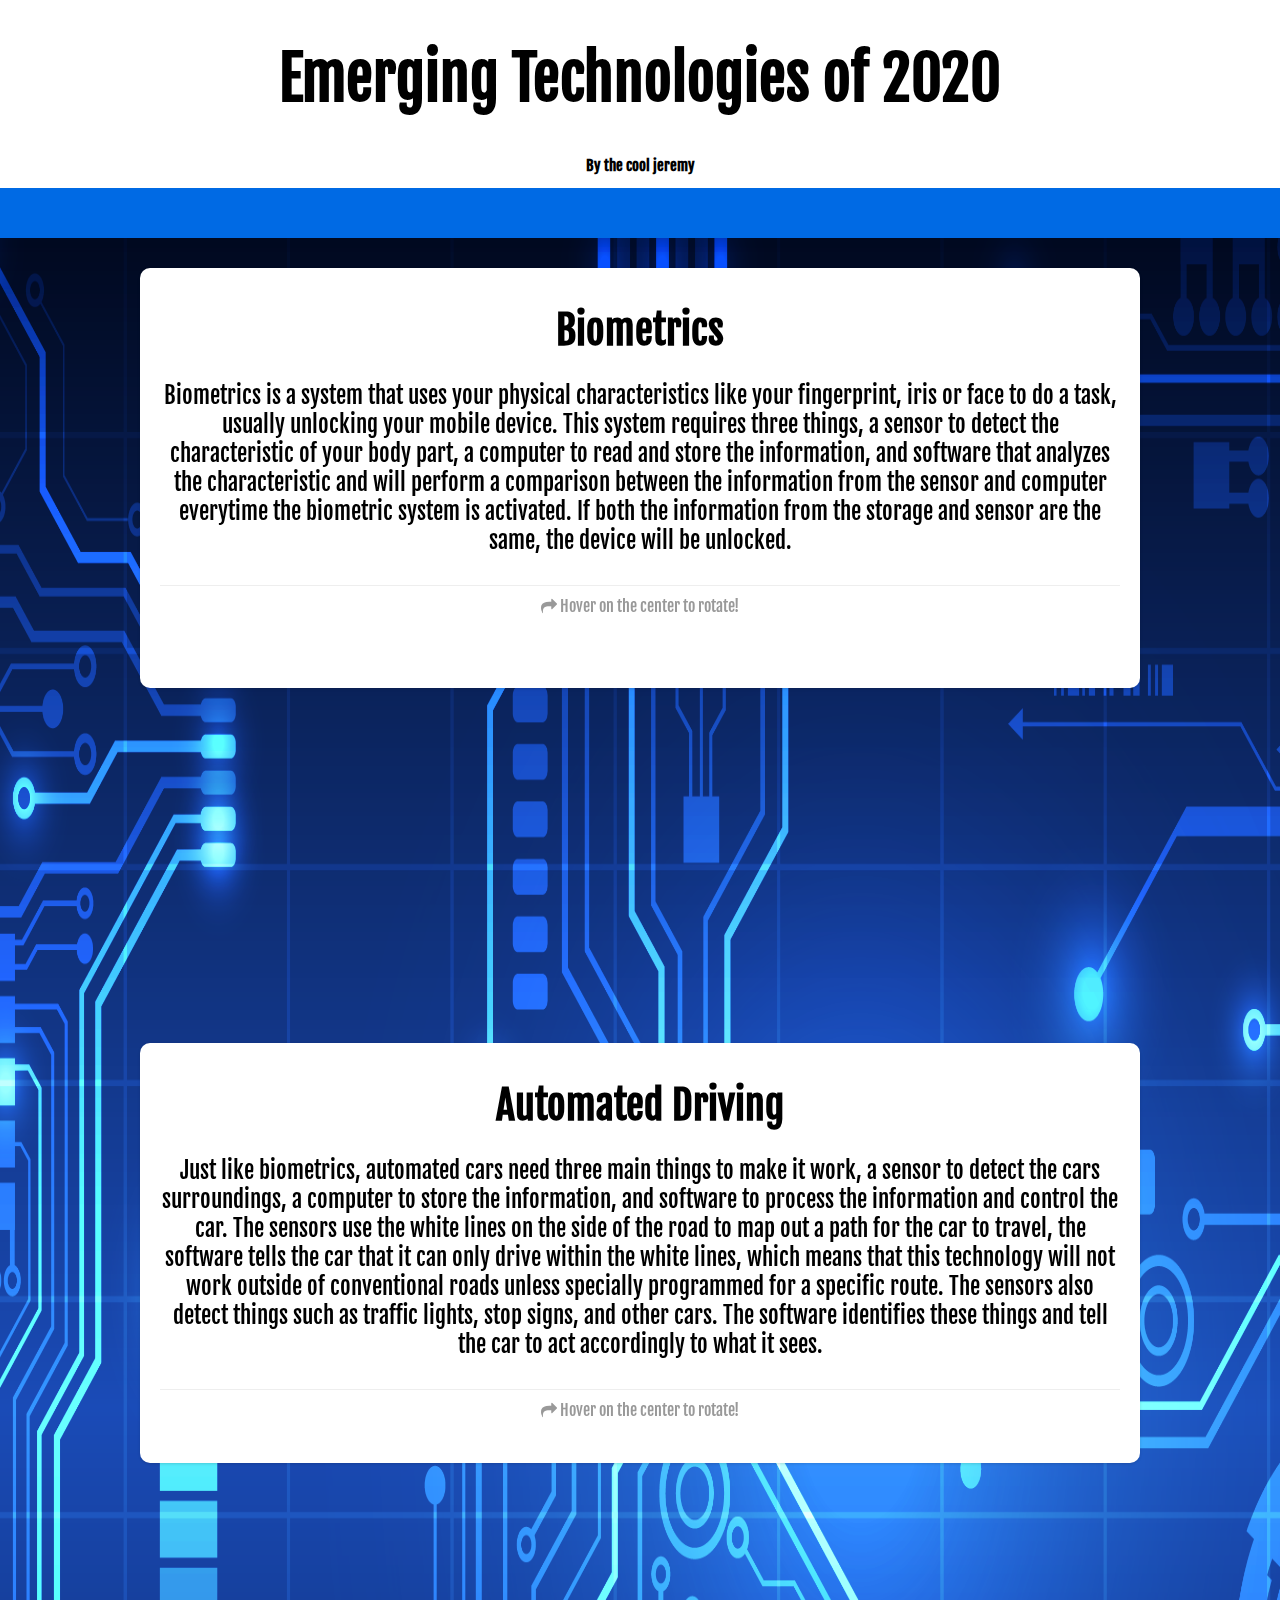
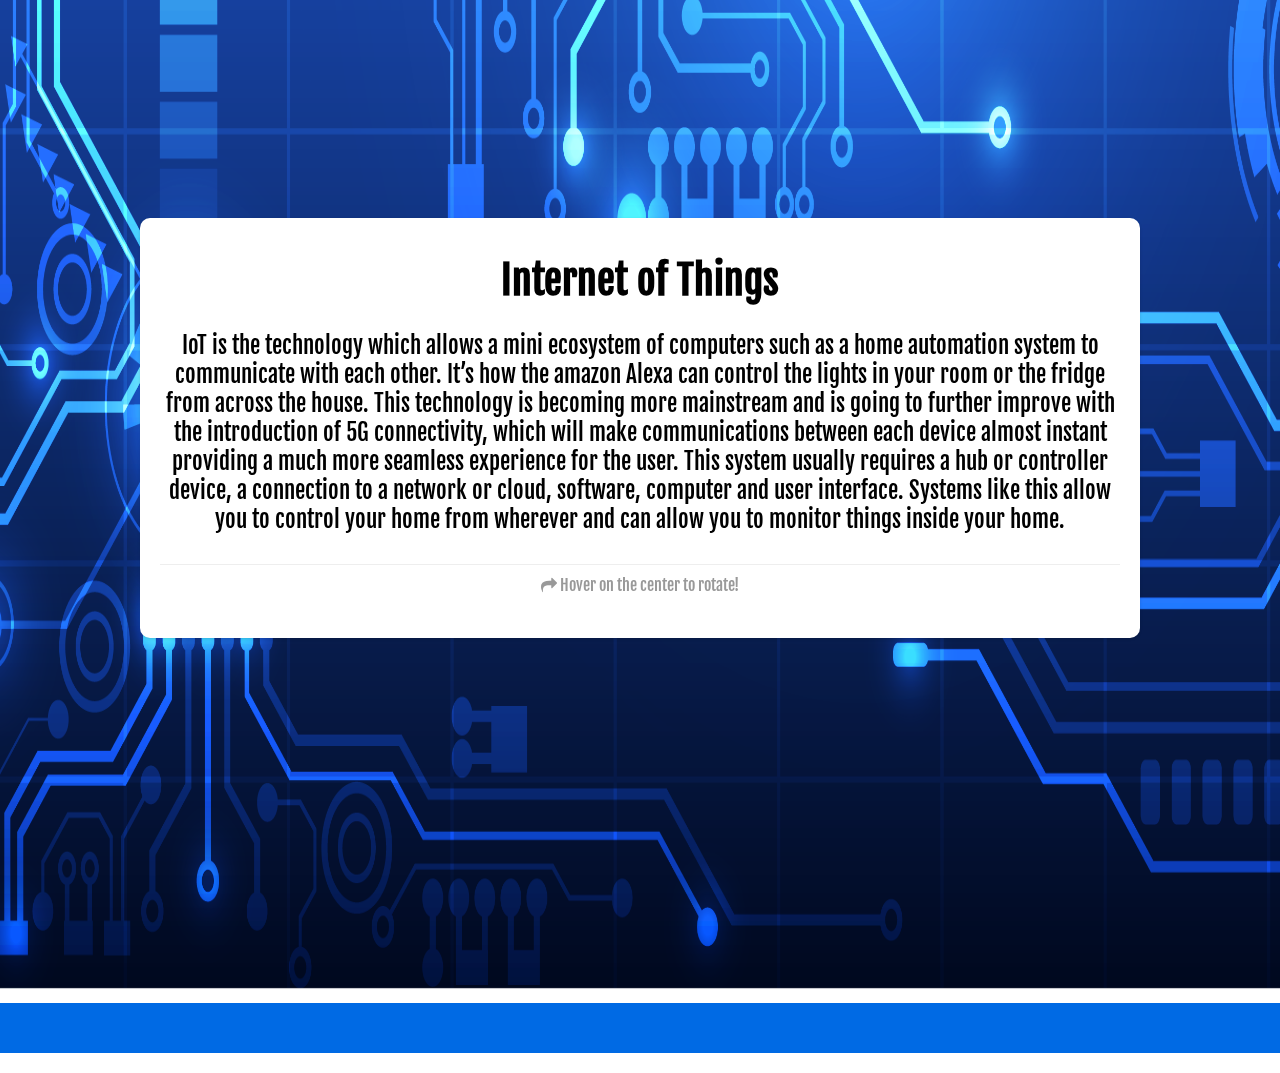
<file: index.html>
<!DOCTYPE html>
<html>
  <head>
    <title>Emerging Tech of 2020</title>

    <link href="index.css" rel="stylesheet" />
    <link
      href="https://netdna.bootstrapcdn.com/font-awesome/4.5.0/css/font-awesome.min.css"
      rel="stylesheet"
    />
    <link
      href="https://fonts.googleapis.com/css2?family=Fjalla+One&display=swap"
      rel="stylesheet"
    />
  </head>
  <body>
    <h1 id="mainTitle">Emerging Technologies of 2020</h1>
    <h2 class="subTitle">By the cool jeremy</h2>
    <div id="header"></div>
    <div id="background">
        <img src="site_background.png" class="stretch" alt="" />
    </div>

        <!-- BIOMETRICS CARD -->
        <div class="card-container">
        <div class="card">
            <div class="front">
            <div class="content">
                <div class="main">
                <h1 class="cardName">Biometrics</h1>
                <p class="text-center">
                    Biometrics is a system that uses your physical characteristics like your 
                    fingerprint, iris or face to do a task, usually unlocking your mobile device. 
                    This system requires three things, a sensor to detect the characteristic of 
                    your body part, a computer to read and store the information, and software 
                    that analyzes the characteristic and will perform a comparison between the 
                    information from the sensor and computer everytime the biometric system is 
                    activated. If both the information from the storage and sensor are the same,
                    the device will be unlocked. 
                </p>
                </div>
                <div class="footer">
                <div class="rating">
                    <i class="fa fa-mail-forward"></i> Hover on the center to rotate!
                </div>
                </div>
            </div>
            </div>
            <!-- BACK PANEL -->
            <div class="back">
            <div class="content">
                <div class="main">
                <p class="text-center">
                    <h2>Pros:</h2>
                    <ul>
                        <li>
                            It is nearly impossible to forget or lose the security key which is always
                            attached to you. Your body parts are special to you and hard to copy.
                        </li>
                        <li>
                            These systems work faster than inputting passwords manually which makes it
                            more convenient.
                        </li>
                    </ul>
                    <h2>Cons:</h2>
                    <ul>
                        <li>
                            If you the part of you that is registered to the system is damaged or had its
                            appearance altered, the system will not recognize it.
                        </li>
                    </ul>
                </p>
                    </div>
                </div>
                </div>
            </div>
            </div>
            </div>
            <!-- END OF BACK PANEL -->
        </div>
        <!-- END OF CARD -->
        </div>
        <!-- END OF CARD CONTAINER -->
        
        <iframe id="bioVid" width="560" height="315" 
        src="https://www.youtube.com/embed/h-gxQkUSPJ4" frameborder="0" 
        allow="accelerometer; autoplay; encrypted-media; gyroscope; picture-in-picture" 
        allowfullscreen>
        </iframe>

        <!-- AUTOMATED DRIVING CARD-->
        <div class="card-container">
            <div class="card">
                <div class="front">
                <div class="content">
                    <div class="main">
                    <h1 class="cardName">Automated Driving</h1>
                    <p class="text-center">
                        Just like biometrics, automated cars need three main things 
                        to make it work, a sensor to detect the cars surroundings, a 
                        computer to store the information, and software to process the 
                        information and control the car. The sensors use the white lines 
                        on the side of the road to map out a path for the car to travel, 
                        the software tells the car that it can only drive within the 
                        white lines, which means that this technology will not work 
                        outside of conventional roads unless specially programmed for 
                        a specific route. The sensors also detect things such as traffic 
                        lights, stop signs, and other cars. The software identifies 
                        these things and tell the car to act accordingly to what it sees. 
                    </p>
                    </div>
                    <div class="footer">
                    <div class="rating">
                        <i class="fa fa-mail-forward"></i> Hover on the center to rotate!
                    </div>
                    </div>
                </div>
                </div>
                <!-- BACK PANEL -->
                <div class="back">
                <div class="content">
                    <div class="main">
                    <p class="text-center">
                        <h2>Pros:</h2>
                        <ul>
                            <li>
                                Better traffic control due to cars being able to communicate with each other and
                                coordinate movement.
                            </li>
                            <li>
                                Less accidents as cars are always alert and have 360 degree vision.
                            </li>
                        </ul>
                        <h2>Cons:</h2>
                        <ul>
                            <li>
                                A human is always needed in the drivers seat to take control just in
                                case the system fails.
                            </li>
                            <li>
                                Weather may block the sensors, preventing them from working properly.
                            </li>
                        </ul>
                    </p>
                        </div>
                    </div>
                    </div>
                </div>
                </div>
                </div>
                <!-- END OF BACK PANEL -->
            </div>
            <!-- END OF CARD -->
            </div>
            <!-- END OF CARD CONTAINER -->
            
            <iframe id="autoVid" width="560" height="315" 
            src="https://www.youtube.com/embed/AiOxUcDgsa8" 
            frameborder="0" allow="accelerometer; autoplay; encrypted-media; gyroscope; picture-in-picture"
            allowfullscreen>
            </iframe>

            <!-- INTERNET OF THINGS CARD -->
            <div class="card-container">
                <div class="card">
                    <div class="front">
                    <div class="content">
                        <div class="main">
                        <h1 class="cardName">Internet of Things</h1>
                        <p class="text-center">
                            IoT is the technology which allows a mini ecosystem of computers such as
                            a home automation system to communicate with each other. It’s how the 
                            amazon Alexa can control the lights in your room or the fridge from 
                            across the house. This technology is becoming more mainstream and is 
                            going to further improve with the introduction of 5G connectivity, 
                            which will make communications between each device almost instant 
                            providing a much more seamless experience for the user. This system 
                            usually requires a hub or controller device, a connection to a network 
                            or cloud, software, computer and user interface. Systems like this 
                            allow you to control your home from wherever and can allow you to 
                            monitor things inside your home.
                        </p>
                        </div>
                        <div class="footer">
                        <div class="rating">
                            <i class="fa fa-mail-forward"></i> Hover on the center to rotate!
                        </div>
                        </div>
                    </div>
                    </div>
                    <!-- BACK PANEL -->
                    <div class="back">
                    <div class="content">
                        <div class="main">
                        <p class="text-center">
                            <h2>Pros:</h2>
                            <ul>
                                <li>
                                    Ease of access to nearby technology.
                                </li>
                                <li>
                                    Remote control of your home and its appliances, allowing you to
                                    control your home even when you're not there.
                                </li>
                            </ul>
                            <h2>Cons:</h2>
                            <ul>
                                <li>
                                    Security risks are high and having someone else gain access to
                                    your home can let them control your home and spy on you through
                                    cameras and microphones.
                                </li>
                                <li>
                                    The products can be expensive, especially for the whole ecosystem.
                                </li>
                            </ul>
                        </p>
                            </div>
                        </div>
                        </div>
                    </div>
                    </div>
                    </div>
                    <!-- END OF BACK PANEL -->
                </div>
                <!-- END OF CARD -->
            </div>
                <!-- END OF CARD CONTAINER -->
                
            <iframe id="iotVid" width="560" height="315" 
            src="https://www.youtube.com/embed/LlhmzVL5bm8" 
            frameborder="0" allow="accelerometer; autoplay; encrypted-media; gyroscope; picture-in-picture" 
            allowfullscreen>
            </iframe>
        <div id="footer"></div>
  </body>
</html>
</file>
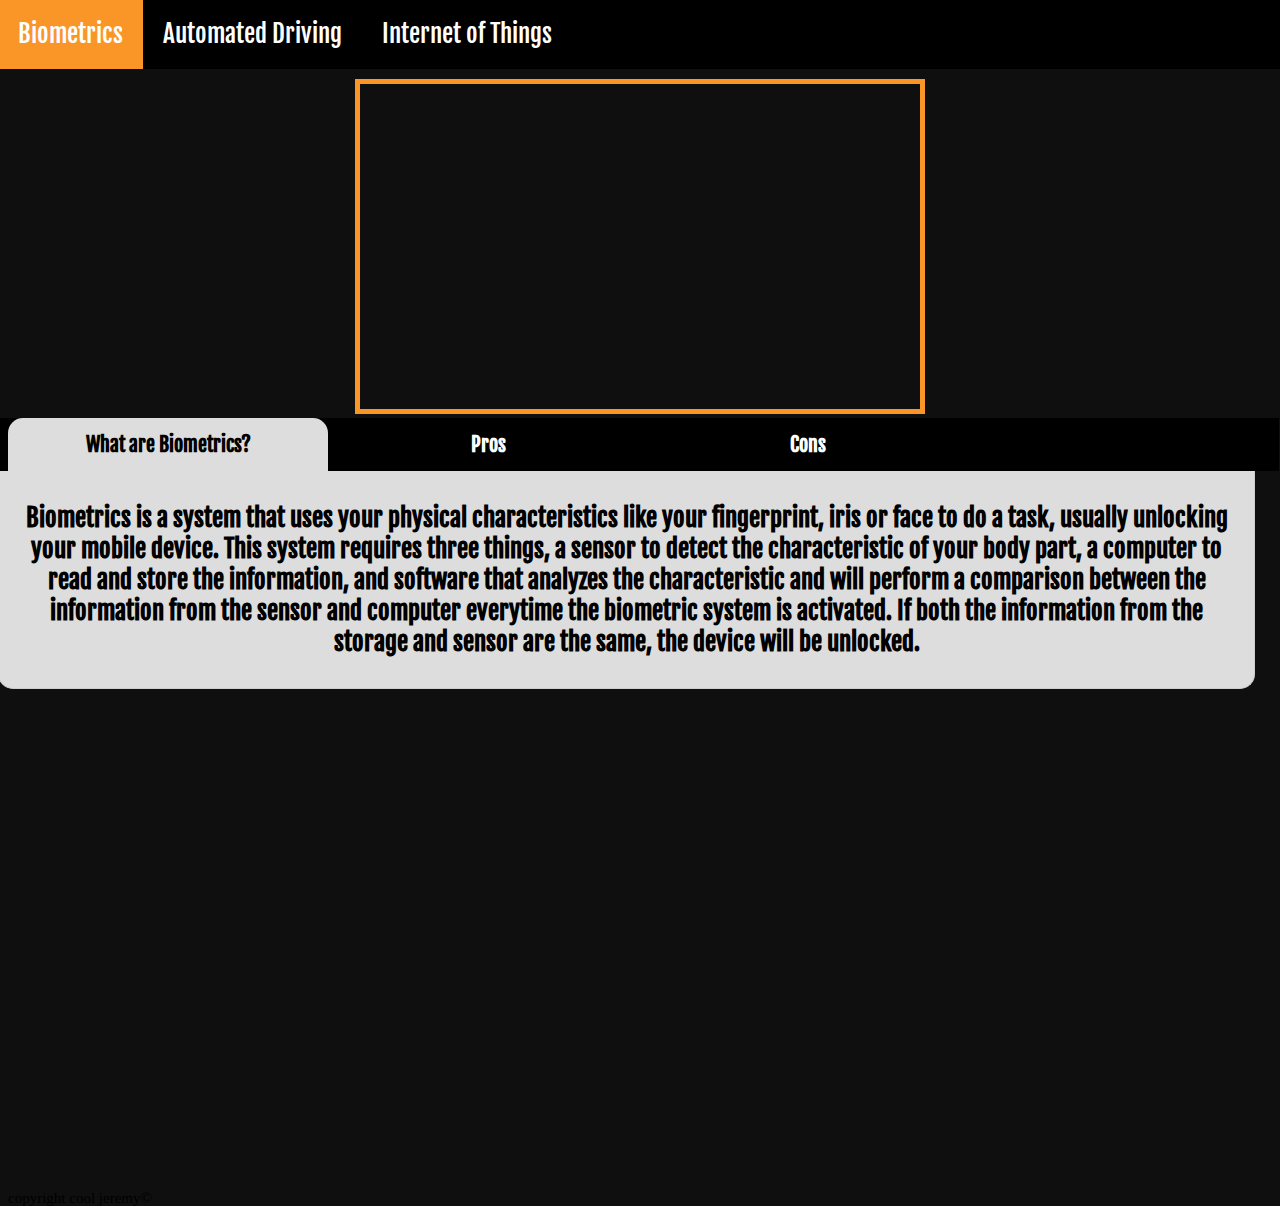
<file: high-effort/index.html>
<!DOCTYPE html>
<html>
  <head>
    <title>Emerging Tech of 2020</title>

    <link href="index.css" rel="stylesheet" />

    <script src="index.js"></script>

    <link
      href="https://fonts.googleapis.com/css2?family=Fjalla+One&display=swap"
      rel="stylesheet"
    />
  </head>
  <body onload="openInfo()">
    <div class="navBar">
      <a class="active" href="index.html">Biometrics</a>
      <a href="autoDrive.html">Automated Driving</a>
      <a href="iot.html">Internet of Things</a>
    </div>

    <iframe
      id="vid"
      width="560"
      height="315"
      src="https://www.youtube.com/embed/h-gxQkUSPJ4"
      frameborder="0"
      allow="accelerometer; autoplay; encrypted-media; gyroscope; picture-in-picture"
      allowfullscreen
    >
    </iframe>

    <div class="abtBar">
      <button class="tablinks" id="openAbt" onclick="openTab(event, 'abtBio')">
        What are Biometrics?
      </button>
      <button class="tablinks" onclick="openTab(event, 'pros')">
        Pros
      </button>
      <button class="tablinks" onclick="openTab(event, 'cons')">
        Cons
      </button>
    </div>

    <div id="abtBio" class="tabcontent">
      <p class="abt">
        Biometrics is a system that uses your physical characteristics like your
        fingerprint, iris or face to do a task, usually unlocking your mobile
        device. This system requires three things, a sensor to detect the
        characteristic of your body part, a computer to read and store the
        information, and software that analyzes the characteristic and will
        perform a comparison between the information from the sensor and
        computer everytime the biometric system is activated. If both the
        information from the storage and sensor are the same, the device will be
        unlocked.
      </p>
    </div>

    <div id="pros" class="tabcontent">
      <ul>
        <li>
          It is nearly impossible to forget or lose the security key which is
          always attached to you. Your body parts are special to you and hard to
          copy.
        </li>
        <br />
        <li>
          These systems work faster than inputting passwords manually which
          makes it more convenient.
        </li>
      </ul>
    </div>

    <div id="cons" class="tabcontent">
      <ul>
        <li>
          If you the part of you that is registered to the system is damaged or
          had its appearance altered, the system will not recognize it.
        </li>
      </ul>
    </div>
    <h7>copyright cool jeremy©</h7>
  </body>
</html>
</file>
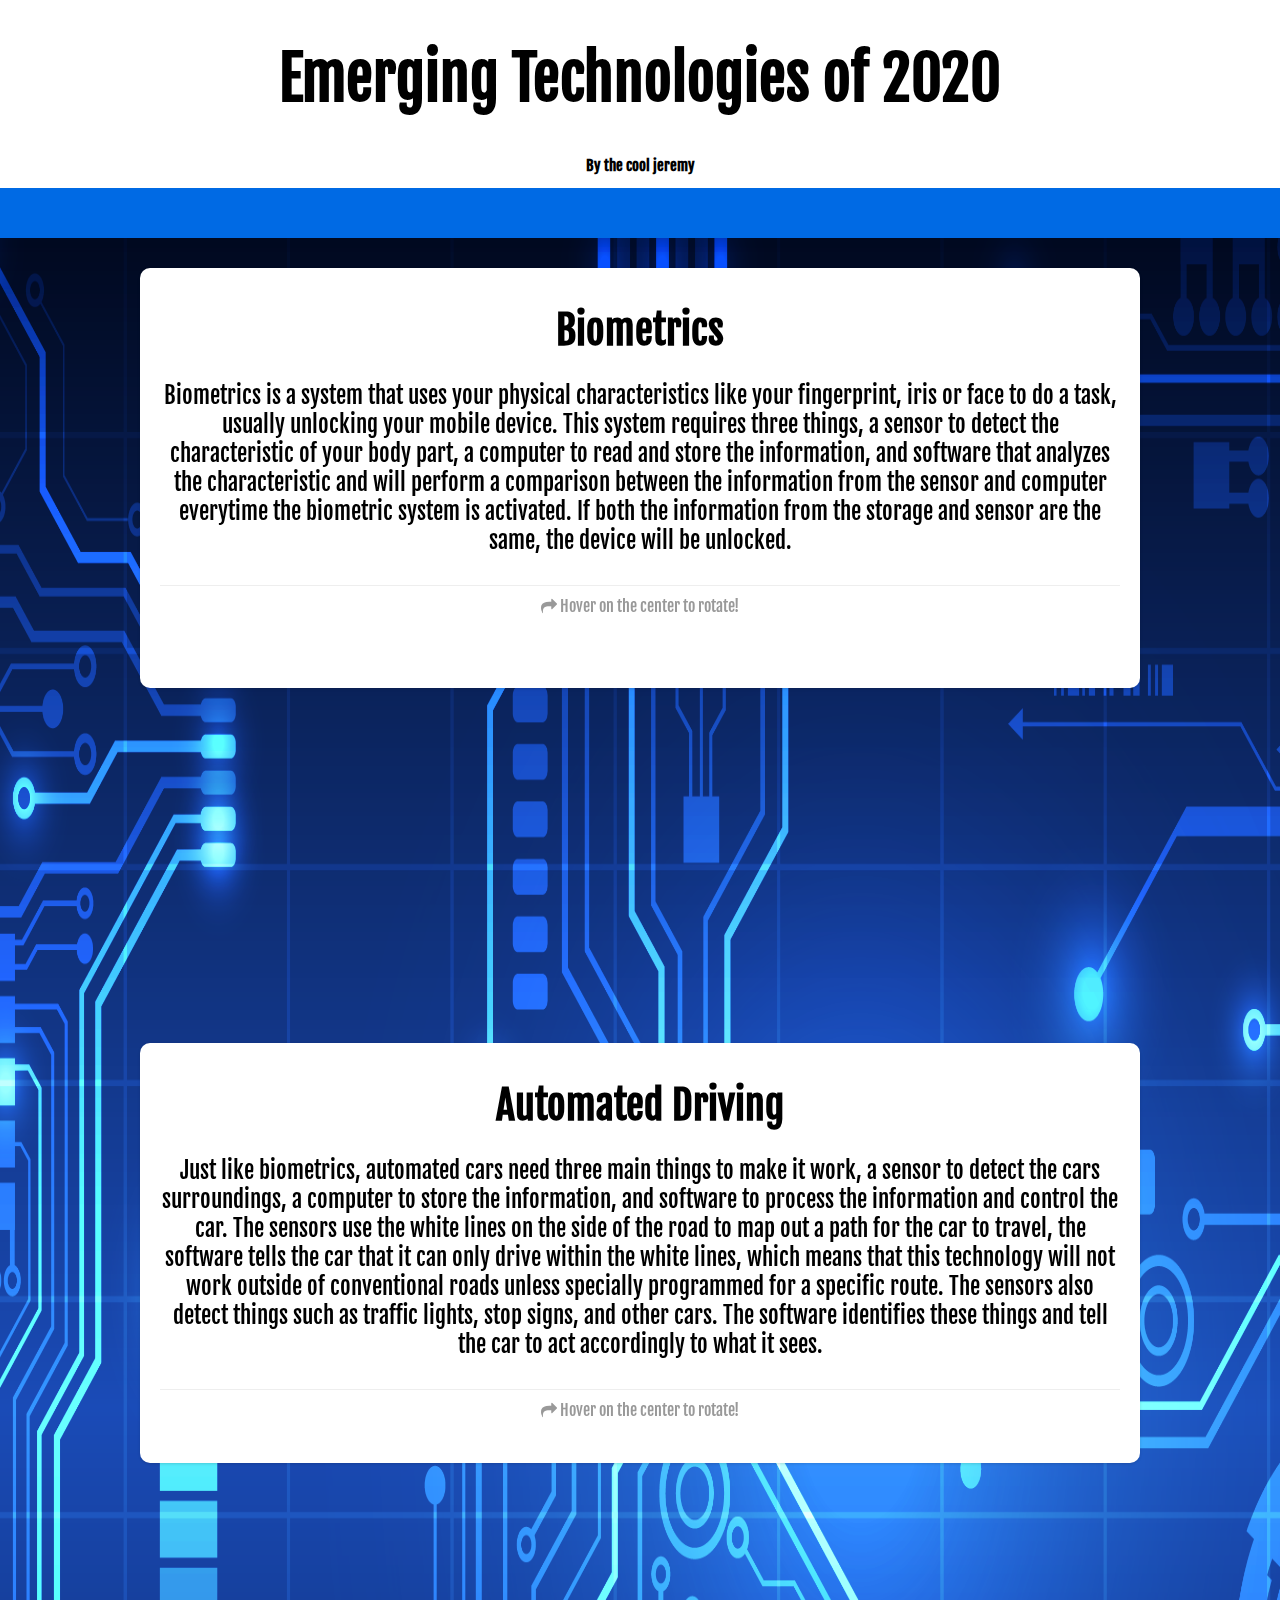
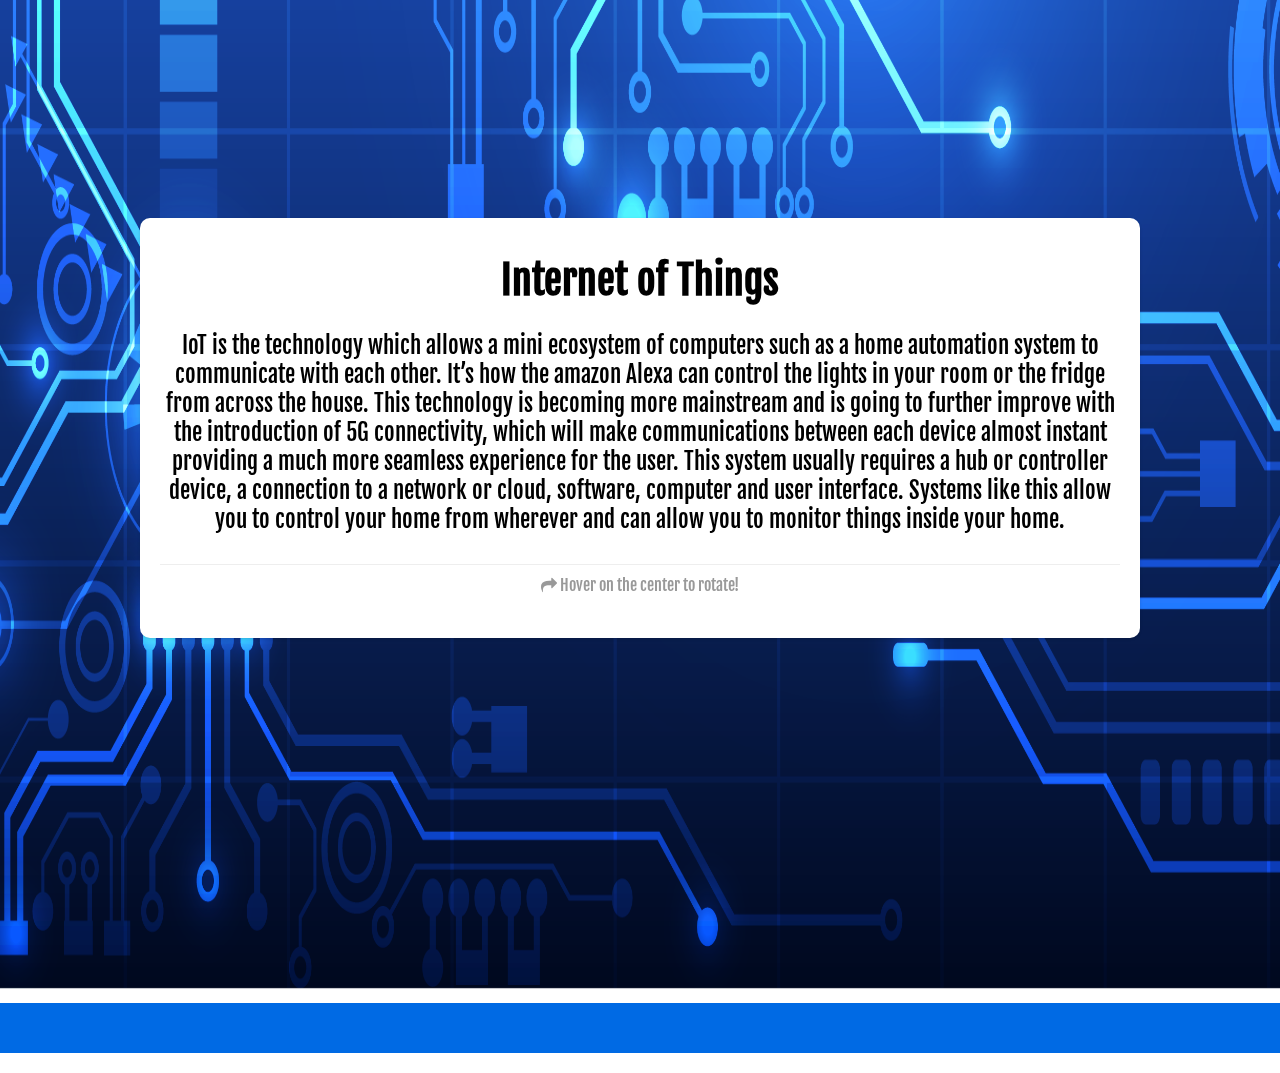
<file: low-effort/index.html>
<!DOCTYPE html>
<html>
  <head>
    <title>Emerging Tech of 2020</title>

    <link href="./index.css" rel="stylesheet" />
    <link
      href="https://netdna.bootstrapcdn.com/font-awesome/4.5.0/css/font-awesome.min.css"
      rel="stylesheet"
    />
    <link
      href="https://fonts.googleapis.com/css2?family=Fjalla+One&display=swap"
      rel="stylesheet"
    />
  </head>
  <body>
    <h1 id="mainTitle">Emerging Technologies of 2020</h1>
    <h2 class="subTitle">By the cool jeremy</h2>
    <div id="header"></div>
    <div id="background">
        <img src="site_background.png" class="stretch" alt="" />
    </div>

        <!-- BIOMETRICS CARD -->
        <div class="card-container">
        <div class="card">
            <div class="front">
            <div class="content">
                <div class="main">
                <h1 class="cardName">Biometrics</h1>
                <p class="text-center">
                    Biometrics is a system that uses your physical characteristics like your 
                    fingerprint, iris or face to do a task, usually unlocking your mobile device. 
                    This system requires three things, a sensor to detect the characteristic of 
                    your body part, a computer to read and store the information, and software 
                    that analyzes the characteristic and will perform a comparison between the 
                    information from the sensor and computer everytime the biometric system is 
                    activated. If both the information from the storage and sensor are the same,
                    the device will be unlocked. 
                </p>
                </div>
                <div class="footer">
                <div class="rating">
                    <i class="fa fa-mail-forward"></i> Hover on the center to rotate!
                </div>
                </div>
            </div>
            </div>
            <!-- BACK PANEL -->
            <div class="back">
            <div class="content">
                <div class="main">
                <p class="text-center">
                    <h2>Pros:</h2>
                    <ul>
                        <li>
                            It is nearly impossible to forget or lose the security key which is always
                            attached to you. Your body parts are special to you and hard to copy.
                        </li>
                        <li>
                            These systems work faster than inputting passwords manually which makes it
                            more convenient.
                        </li>
                    </ul>
                    <h2>Cons:</h2>
                    <ul>
                        <li>
                            If you the part of you that is registered to the system is damaged or had its
                            appearance altered, the system will not recognize it.
                        </li>
                    </ul>
                </p>
                    </div>
                </div>
                </div>
            </div>
            </div>
            </div>
            <!-- END OF BACK PANEL -->
        </div>
        <!-- END OF CARD -->
        </div>
        <!-- END OF CARD CONTAINER -->
        
        <iframe id="bioVid" width="560" height="315" 
        src="https://www.youtube.com/embed/h-gxQkUSPJ4" frameborder="0" 
        allow="accelerometer; autoplay; encrypted-media; gyroscope; picture-in-picture" 
        allowfullscreen>
        </iframe>

        <!-- AUTOMATED DRIVING CARD-->
        <div class="card-container">
            <div class="card">
                <div class="front">
                <div class="content">
                    <div class="main">
                    <h1 class="cardName">Automated Driving</h1>
                    <p class="text-center">
                        Just like biometrics, automated cars need three main things 
                        to make it work, a sensor to detect the cars surroundings, a 
                        computer to store the information, and software to process the 
                        information and control the car. The sensors use the white lines 
                        on the side of the road to map out a path for the car to travel, 
                        the software tells the car that it can only drive within the 
                        white lines, which means that this technology will not work 
                        outside of conventional roads unless specially programmed for 
                        a specific route. The sensors also detect things such as traffic 
                        lights, stop signs, and other cars. The software identifies 
                        these things and tell the car to act accordingly to what it sees. 
                    </p>
                    </div>
                    <div class="footer">
                    <div class="rating">
                        <i class="fa fa-mail-forward"></i> Hover on the center to rotate!
                    </div>
                    </div>
                </div>
                </div>
                <!-- BACK PANEL -->
                <div class="back">
                <div class="content">
                    <div class="main">
                    <p class="text-center">
                        <h2>Pros:</h2>
                        <ul>
                            <li>
                                Better traffic control due to cars being able to communicate with each other and
                                coordinate movement.
                            </li>
                            <li>
                                Less accidents as cars are always alert and have 360 degree vision.
                            </li>
                        </ul>
                        <h2>Cons:</h2>
                        <ul>
                            <li>
                                A human is always needed in the drivers seat to take control just in
                                case the system fails.
                            </li>
                            <li>
                                Weather may block the sensors, preventing them from working properly.
                            </li>
                        </ul>
                    </p>
                        </div>
                    </div>
                    </div>
                </div>
                </div>
                </div>
                <!-- END OF BACK PANEL -->
            </div>
            <!-- END OF CARD -->
            </div>
            <!-- END OF CARD CONTAINER -->
            
            <iframe id="autoVid" width="560" height="315" 
            src="https://www.youtube.com/embed/AiOxUcDgsa8" 
            frameborder="0" allow="accelerometer; autoplay; encrypted-media; gyroscope; picture-in-picture"
            allowfullscreen>
            </iframe>

            <!-- INTERNET OF THINGS CARD -->
            <div class="card-container">
                <div class="card">
                    <div class="front">
                    <div class="content">
                        <div class="main">
                        <h1 class="cardName">Internet of Things</h1>
                        <p class="text-center">
                            IoT is the technology which allows a mini ecosystem of computers such as
                            a home automation system to communicate with each other. It’s how the 
                            amazon Alexa can control the lights in your room or the fridge from 
                            across the house. This technology is becoming more mainstream and is 
                            going to further improve with the introduction of 5G connectivity, 
                            which will make communications between each device almost instant 
                            providing a much more seamless experience for the user. This system 
                            usually requires a hub or controller device, a connection to a network 
                            or cloud, software, computer and user interface. Systems like this 
                            allow you to control your home from wherever and can allow you to 
                            monitor things inside your home.
                        </p>
                        </div>
                        <div class="footer">
                        <div class="rating">
                            <i class="fa fa-mail-forward"></i> Hover on the center to rotate!
                        </div>
                        </div>
                    </div>
                    </div>
                    <!-- BACK PANEL -->
                    <div class="back">
                    <div class="content">
                        <div class="main">
                        <p class="text-center">
                            <h2>Pros:</h2>
                            <ul>
                                <li>
                                    Ease of access to nearby technology.
                                </li>
                                <li>
                                    Remote control of your home and its appliances, allowing you to
                                    control your home even when you're not there.
                                </li>
                            </ul>
                            <h2>Cons:</h2>
                            <ul>
                                <li>
                                    Security risks are high and having someone else gain access to
                                    your home can let them control your home and spy on you through
                                    cameras and microphones.
                                </li>
                                <li>
                                    The products can be expensive, especially for the whole ecosystem.
                                </li>
                            </ul>
                        </p>
                            </div>
                        </div>
                        </div>
                    </div>
                    </div>
                    </div>
                    <!-- END OF BACK PANEL -->
                </div>
                <!-- END OF CARD -->
            </div>
                <!-- END OF CARD CONTAINER -->
                
            <iframe id="iotVid" width="560" height="315" 
            src="https://www.youtube.com/embed/LlhmzVL5bm8" 
            frameborder="0" allow="accelerometer; autoplay; encrypted-media; gyroscope; picture-in-picture" 
            allowfullscreen>
            </iframe>
        <div id="footer"></div>
  </body>
</html>
</file>
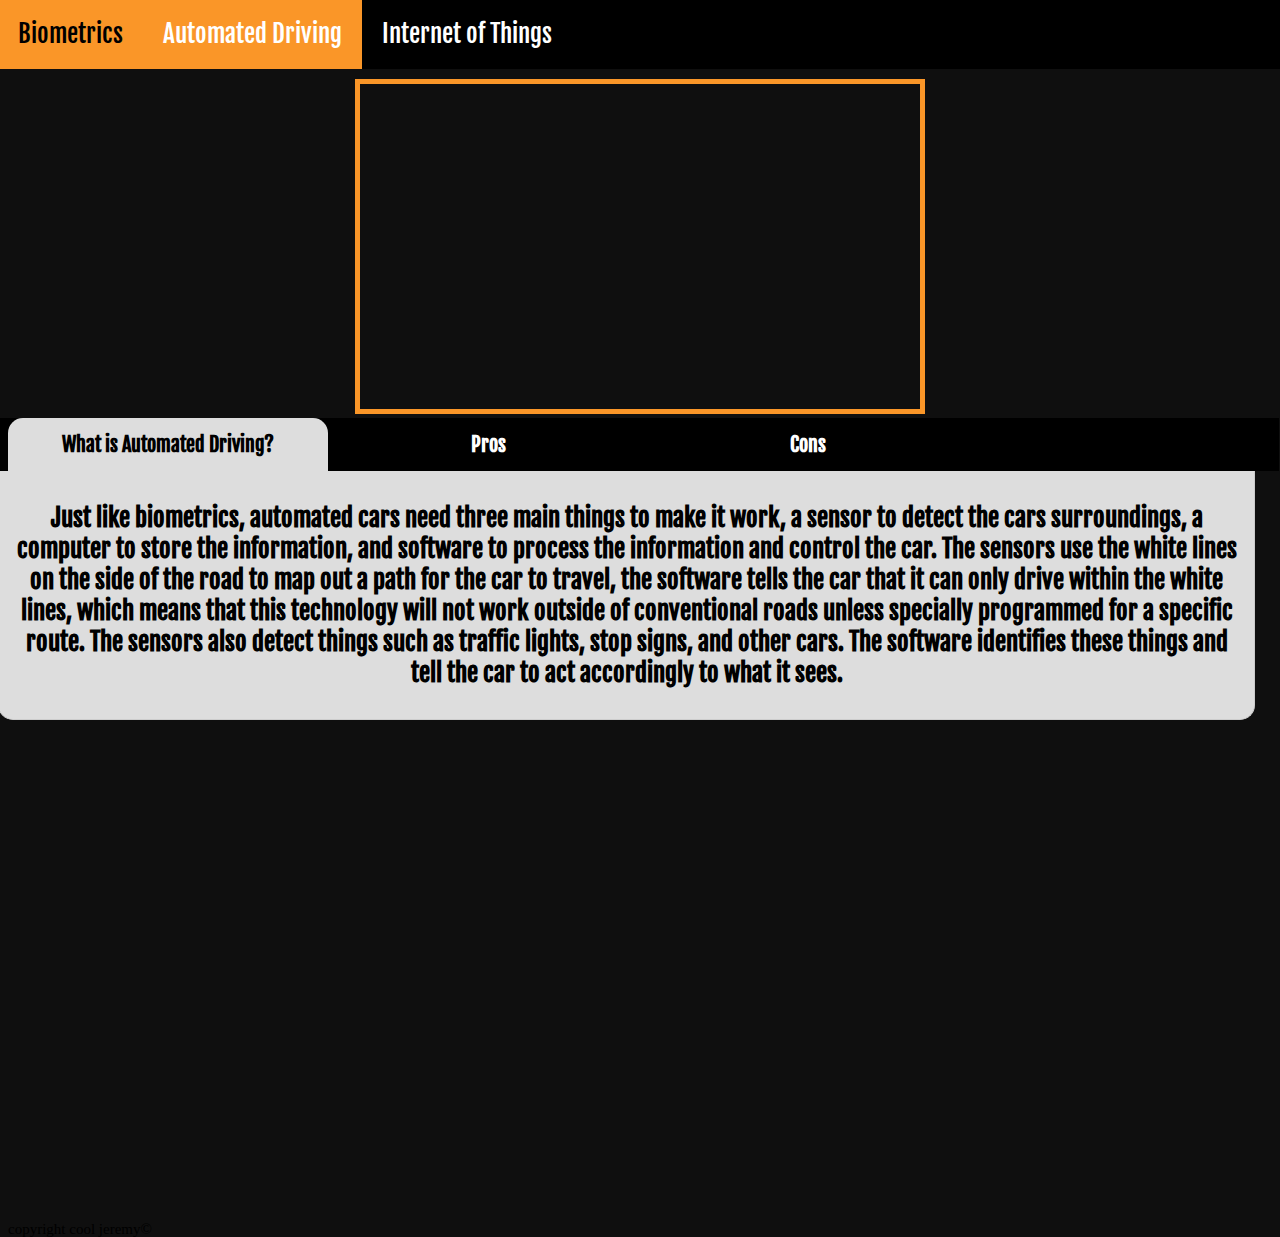
<file: high-effort/autoDrive.html>
<!DOCTYPE html>
<html>
  <head>
    <title>Emerging Tech of 2020</title>

    <link href="index.css" rel="stylesheet" />

    <script src="index.js"></script>

    <link
      href="https://fonts.googleapis.com/css2?family=Fjalla+One&display=swap"
      rel="stylesheet"
    />
  </head>
  <body onload="openInfo()">
    <div class="navBar">
      <a href="index.html">Biometrics</a>
      <a class="active" href="autoDrive.html">Automated Driving</a>
      <a href="iot.html">Internet of Things</a>
    </div>

    <iframe
      id="vid"
      width="560"
      height="315"
      src="https://www.youtube.com/embed/AiOxUcDgsa8"
      frameborder="0"
      allow="accelerometer; autoplay; encrypted-media; gyroscope; picture-in-picture"
      allowfullscreen
    ></iframe>

    <div class="abtBar">
      <button class="tablinks" id="openAbt" onclick="openTab(event, 'abtBio')">
        What is Automated Driving?
      </button>
      <button class="tablinks" onclick="openTab(event, 'pros')">
        Pros
      </button>
      <button class="tablinks" onclick="openTab(event, 'cons')">
        Cons
      </button>
    </div>

    <div id="abtBio" class="tabcontent">
      <p class="abt">
        Just like biometrics, automated cars need three main things to make it
        work, a sensor to detect the cars surroundings, a computer to store the
        information, and software to process the information and control the
        car. The sensors use the white lines on the side of the road to map out
        a path for the car to travel, the software tells the car that it can
        only drive within the white lines, which means that this technology will
        not work outside of conventional roads unless specially programmed for a
        specific route. The sensors also detect things such as traffic lights,
        stop signs, and other cars. The software identifies these things and
        tell the car to act accordingly to what it sees.
      </p>
    </div>

    <div id="pros" class="tabcontent">
      <ul>
        <li>
          Better traffic control due to cars being able to communicate with each
          other and coordinate movement.
        </li>
        <br />
        <li>
          Less accidents as cars are always alert and have 360 degree vision.
        </li>
      </ul>
    </div>

    <div id="cons" class="tabcontent">
      <ul>
        <li>
          A human is always needed in the drivers seat to take control just in
          case the system fails.
        </li>
        <br />
        <li>
          Weather may block the sensors, preventing them from working properly.
        </li>
      </ul>
    </div>
    <h7>copyright cool jeremy©</h7>
  </body>
</html>
</file>
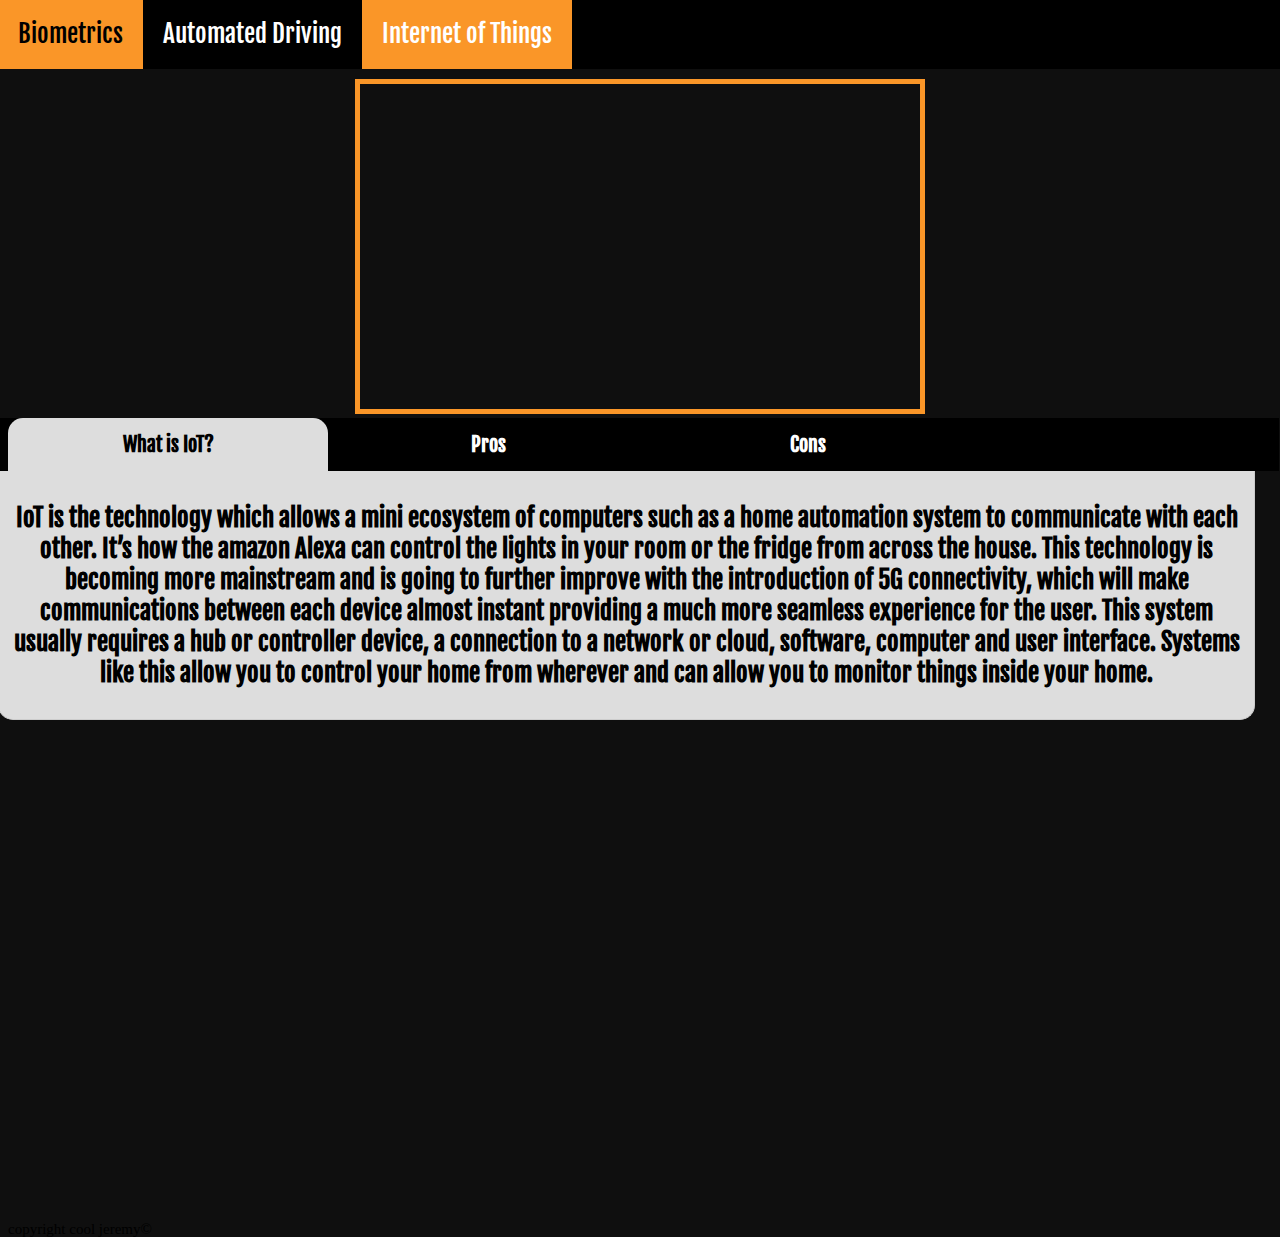
<file: high-effort/iot.html>
<!DOCTYPE html>
<html>
  <head>
    <title>Emerging Tech of 2020</title>

    <link href="index.css" rel="stylesheet" />

    <script src="index.js"></script>

    <link
      href="https://fonts.googleapis.com/css2?family=Fjalla+One&display=swap"
      rel="stylesheet"
    />
  </head>
  <body onload="openInfo()">
    <div class="navBar">
      <a href="index.html">Biometrics</a>
      <a href="autoDrive.html">Automated Driving</a>
      <a class="active" href="iot.html">Internet of Things</a>
    </div>

    <iframe
      id="vid"
      width="560"
      height="315"
      src="https://www.youtube.com/embed/LlhmzVL5bm8"
      frameborder="0"
      allow="accelerometer; autoplay; encrypted-media; gyroscope; picture-in-picture"
      allowfullscreen
    ></iframe>

    <div class="abtBar">
      <button class="tablinks" id="openAbt" onclick="openTab(event, 'abtBio')">
        What is IoT?
      </button>
      <button class="tablinks" onclick="openTab(event, 'pros')">
        Pros
      </button>
      <button class="tablinks" onclick="openTab(event, 'cons')">
        Cons
      </button>
    </div>

    <div id="abtBio" class="tabcontent">
      <p class="abt">
        IoT is the technology which allows a mini ecosystem of computers such as
        a home automation system to communicate with each other. It’s how the
        amazon Alexa can control the lights in your room or the fridge from
        across the house. This technology is becoming more mainstream and is
        going to further improve with the introduction of 5G connectivity, which
        will make communications between each device almost instant providing a
        much more seamless experience for the user. This system usually requires
        a hub or controller device, a connection to a network or cloud,
        software, computer and user interface. Systems like this allow you to
        control your home from wherever and can allow you to monitor things
        inside your home.
      </p>
    </div>

    <div id="pros" class="tabcontent">
      <ul>
        <li>
          Ease of access to nearby technology.
        </li>
        <br />
        <li>
          These systems work faster than inputting passwords manually which
          makes it more convenient.
        </li>
      </ul>
    </div>

    <div id="cons" class="tabcontent">
      <ul>
        <li>
          Security risks are high and having someone else gain access to your
          home can let them control your home and spy on you through cameras and
          microphones.
        </li>
        <br />
        <li>
          The products can be expensive, especially for the whole ecosystem.
        </li>
      </ul>
    </div>
    <h7>copyright cool jeremy©</h7>
  </body>
</html>
</file>
<file: index.css>
#mainTitle {
  font-size: 60px;
  text-align: center;
  font-family: "Fjalla One", sans-serif;
  color: black;
}

.subTitle {
  font-size: 15px;
  color: black;
}

#header {
  position: relative;
  width: 110%;
  height: 50px;
  margin-bottom: 30px;
  background-color: rgb(0, 106, 228);
  right: 10px;
}

#footer {
  position: relative;
  width: 110%;
  height: 50px;
  margin-bottom: 30px;
  background-color: rgb(0, 106, 228);
  right: 10px;
  top: 10px;
}

.card-container {
  margin: auto;
  font-family: "Fjalla One", sans-serif;
  max-width: 1000px;
  text-align: center;
  padding-bottom: 325px;
}

.cardName {
  font-size: 40px;
  color: black;
}

.text-center {
  font-size: 23px;
  color: black;
  margin: auto;
}

h2 {
  color: black;
  font-size: 30px;
  font-family: "Fjalla One", sans-serif;
  text-align: center;
}

ul {
  color: black;
  font-size: 25px;
  text-align: left;
  margin: auto;
  bottom: 100px;
}

#background {
  width: 100%;
  height: 100%;
  position: absolute;
  right: 100px;
  top: 150px;
  z-index: -1;
}

.stretch {
  width: 150%;
  height: 275%;
}

#bioVid {
  position: absolute;
  margin: auto;
  top: 870px;
  left: 50%;
  transform: translate(-50%, -50%);
}

#autoVid {
  position: absolute;
  margin: auto;
  top: 1640px;
  left: 50%;
  transform: translate(-50%, -50%);
}

#iotVid {
  position: absolute;
  margin: auto;
  top: 2415px;
  left: 50%;
  transform: translate(-50%, -50%);
}

.btn:hover,
.btn:focus,
.btn:active {
  outline: 0 !important;
}

/* entire card container */
.card-container {
  -webkit-perspective: 800px;
  -moz-perspective: 800px;
  -o-perspective: 800px;
  perspective: 800px;
  margin-bottom: 30px;
  position: relative;
}

/* flip the pane when hovered */
.card-container:not(.manual-flip):hover .card,
.card-container.hover.manual-flip .card {
  -webkit-transform: rotateY(180deg);
  -moz-transform: rotateY(180deg);
  -o-transform: rotateY(180deg);
  transform: rotateY(180deg);
}

.card-container.static:hover .card,
.card-container.static.hover .card {
  -webkit-transform: none;
  -moz-transform: none;
  -o-transform: none;
  transform: none;
}

/* card flip speed */
.card {
  -webkit-transition: -webkit-transform 0.5s;
  -moz-transition: -moz-transform 0.5s;
  -o-transition: -o-transform 0.5s;
  transition: transform 0.5s;
  -webkit-transform-style: preserve-3d;
  -moz-transform-style: preserve-3d;
  -o-transform-style: preserve-3d;
  transform-style: preserve-3d;
  position: relative;
}

/* to hide back of card */
.front,
.back {
  -webkit-backface-visibility: hidden;
  -moz-backface-visibility: hidden;
  -o-backface-visibility: hidden;
  backface-visibility: hidden;
  position: absolute;
  top: 0;
  left: 0;
  background-color: #fff;
  box-shadow: 0 1px 3px 0 rgba(0, 0, 0, 0.14);
}

.front {
  z-index: 2;
}

.back {
  -webkit-transform: rotateY(180deg);
  -moz-transform: rotateY(180deg);
  -o-transform: rotateY(180deg);
  transform: rotateY(180deg);
  z-index: 3;
}

.card-container,
.front,
.back {
  width: 100%;
  height: 420px;
  border-radius: 10px;
}

.card .user {
  border-radius: 50%;
  display: block;
  height: 120px;
  margin: -55px auto 0;
  overflow: hidden;
  width: 120px;
}

.card .content {
  background-color: rgba(0, 0, 0, 0);
  box-shadow: none;
  padding: 10px 20px 20px;
}

.card .content .main {
  min-height: 160px;
}

.card .back .content .main {
  height: 215px;
}

.card .name {
  font-size: 22px;
  line-height: 28px;
  margin: 10px 0 0;
  text-align: center;
  text-transform: capitalize;
}

.card h5 {
  margin: 5px 0;
  font-weight: 400;
  line-height: 20px;
}

.card .footer {
  border-top: 1px solid #eeeeee;
  color: #999999;
  margin: 30px 0 0;
  padding: 10px 0 0;
  text-align: center;
}
.card .header {
  padding: 15px 20px;
  height: 90px;
}

.card .stats-container {
  width: 100%;
  margin-top: 50px;
}

.card .stats {
  display: block;
  float: left;
  width: 33.333333%;
  text-align: center;
}
</file>
<file: high-effort/index.css>
body {
  background-color: rgb(15, 15, 15);
}

.navBar {
  background-color: rgb(0, 0, 0);
  overflow: hidden;
  position: relative;
  bottom: 10px;
  right: 10px;
  width: 101.8%;
}

.navBar a {
  margin: auto 0;
  float: left;
  color: white;
  text-align: center;
  padding: 20px;
  text-decoration: none;
  font-size: 25px;
  font-family: "Fjalla One", sans-serif;
}

.navBar a:hover {
  background-color: rgb(250, 150, 40);
  color: black;
}

.navBar a.active {
  background-color: rgb(250, 150, 40);
  color: white;
}

#vid {
  position: relative;
  left: 50%;
  transform: translate(-50%);
  padding-bottom: 10px;
}
iframe {
  border: 5px solid rgb(250, 150, 40);
}

.abtBar {
  overflow: hidden;
  background-color: rgb(0, 0, 0);
  text-align: center;
  position: relative;
  right: 10px;
  width: 99.8%;
  padding-left: 10px;
  padding-right: 10px;
}

/* Style the buttons that are used to open the tab content */
.abtBar button {
  background-color: inherit;
  float: left;
  border: none;
  outline: none;
  cursor: pointer;
  padding: 14px 16px;
  transition: 0.3s;
}

/* Change background color of buttons on hover */
.abtBar button:hover {
  background-color: #ddd;
  color: black;
}

/* Create an active/current tablink class */
.abtBar button.active {
  background-color: #ddd;
  color: black;
}

/* Style the tab content */
.tabcontent {
  display: none;
  padding: 6px 12px;
  border: 1px solid #ccc;
  border-top: none;
  background-color: #ddd;
  font-family: "Fjalla One", sans-serif;
  text-align: center;
  position: relative;
  width: 97.4%;
  right: 10px;
  border-bottom-left-radius: 15px;
  border-bottom-right-radius: 15px;
}

.tablinks {
  color: white;
  font-family: "Fjalla One", sans-serif;
  font-size: 20px;
  position: relative;
  display: block;
  margin-left: auto;
  margin-right: auto;
  width: 16em;
  border-top-left-radius: 15px;
  border-top-right-radius: 15px;
  font-weight: bold;
}

.abt {
  text-align: center;
  font-size: 25px;
  font-weight: bold;
}

#pros,
#cons {
  text-align: left;
  font-size: 25px;
  font-weight: bold;
}

h7 {
  font-size: 15px;
  position: relative;
  top: 500px;
}
</file>
<file: low-effort/index.css>
#mainTitle {
  font-size: 60px;
  text-align: center;
  font-family: "Fjalla One", sans-serif;
  color: black;
}

.subTitle {
  font-size: 15px;
  color: black;
}

#header {
  position: relative;
  width: 110%;
  height: 50px;
  margin-bottom: 30px;
  background-color: rgb(0, 106, 228);
  right: 10px;
}

#footer {
  position: relative;
  width: 110%;
  height: 50px;
  margin-bottom: 30px;
  background-color: rgb(0, 106, 228);
  right: 10px;
  top: 10px;
}

.card-container {
  margin: auto;
  font-family: "Fjalla One", sans-serif;
  max-width: 1000px;
  text-align: center;
  padding-bottom: 325px;
}

.cardName {
  font-size: 40px;
  color: black;
}

.text-center {
  font-size: 23px;
  color: black;
  margin: auto;
}

h2 {
  color: black;
  font-size: 30px;
  font-family: "Fjalla One", sans-serif;
  text-align: center;
}

ul {
  color: black;
  font-size: 25px;
  text-align: left;
  margin: auto;
  bottom: 100px;
}

#background {
  width: 100%;
  height: 100%;
  position: absolute;
  right: 100px;
  top: 150px;
  z-index: -1;
}

.stretch {
  width: 150%;
  height: 275%;
}

#bioVid {
  position: absolute;
  margin: auto;
  top: 870px;
  left: 50%;
  transform: translate(-50%, -50%);
}

#autoVid {
  position: absolute;
  margin: auto;
  top: 1640px;
  left: 50%;
  transform: translate(-50%, -50%);
}

#iotVid {
  position: absolute;
  margin: auto;
  top: 2415px;
  left: 50%;
  transform: translate(-50%, -50%);
}

.btn:hover,
.btn:focus,
.btn:active {
  outline: 0 !important;
}

/* entire card container */
.card-container {
  -webkit-perspective: 800px;
  -moz-perspective: 800px;
  -o-perspective: 800px;
  perspective: 800px;
  margin-bottom: 30px;
  position: relative;
}

/* flip the pane when hovered */
.card-container:not(.manual-flip):hover .card,
.card-container.hover.manual-flip .card {
  -webkit-transform: rotateY(180deg);
  -moz-transform: rotateY(180deg);
  -o-transform: rotateY(180deg);
  transform: rotateY(180deg);
}

.card-container.static:hover .card,
.card-container.static.hover .card {
  -webkit-transform: none;
  -moz-transform: none;
  -o-transform: none;
  transform: none;
}

/* card flip speed */
.card {
  -webkit-transition: -webkit-transform 0.5s;
  -moz-transition: -moz-transform 0.5s;
  -o-transition: -o-transform 0.5s;
  transition: transform 0.5s;
  -webkit-transform-style: preserve-3d;
  -moz-transform-style: preserve-3d;
  -o-transform-style: preserve-3d;
  transform-style: preserve-3d;
  position: relative;
}

/* to hide back of card */
.front,
.back {
  -webkit-backface-visibility: hidden;
  -moz-backface-visibility: hidden;
  -o-backface-visibility: hidden;
  backface-visibility: hidden;
  position: absolute;
  top: 0;
  left: 0;
  background-color: #fff;
  box-shadow: 0 1px 3px 0 rgba(0, 0, 0, 0.14);
}

.front {
  z-index: 2;
}

.back {
  -webkit-transform: rotateY(180deg);
  -moz-transform: rotateY(180deg);
  -o-transform: rotateY(180deg);
  transform: rotateY(180deg);
  z-index: 3;
}

.card-container,
.front,
.back {
  width: 100%;
  height: 420px;
  border-radius: 10px;
}

.card .user {
  border-radius: 50%;
  display: block;
  height: 120px;
  margin: -55px auto 0;
  overflow: hidden;
  width: 120px;
}

.card .content {
  background-color: rgba(0, 0, 0, 0);
  box-shadow: none;
  padding: 10px 20px 20px;
}

.card .content .main {
  min-height: 160px;
}

.card .back .content .main {
  height: 215px;
}

.card .name {
  font-size: 22px;
  line-height: 28px;
  margin: 10px 0 0;
  text-align: center;
  text-transform: capitalize;
}

.card h5 {
  margin: 5px 0;
  font-weight: 400;
  line-height: 20px;
}

.card .footer {
  border-top: 1px solid #eeeeee;
  color: #999999;
  margin: 30px 0 0;
  padding: 10px 0 0;
  text-align: center;
}
.card .header {
  padding: 15px 20px;
  height: 90px;
}

.card .stats-container {
  width: 100%;
  margin-top: 50px;
}

.card .stats {
  display: block;
  float: left;
  width: 33.333333%;
  text-align: center;
}
</file>
